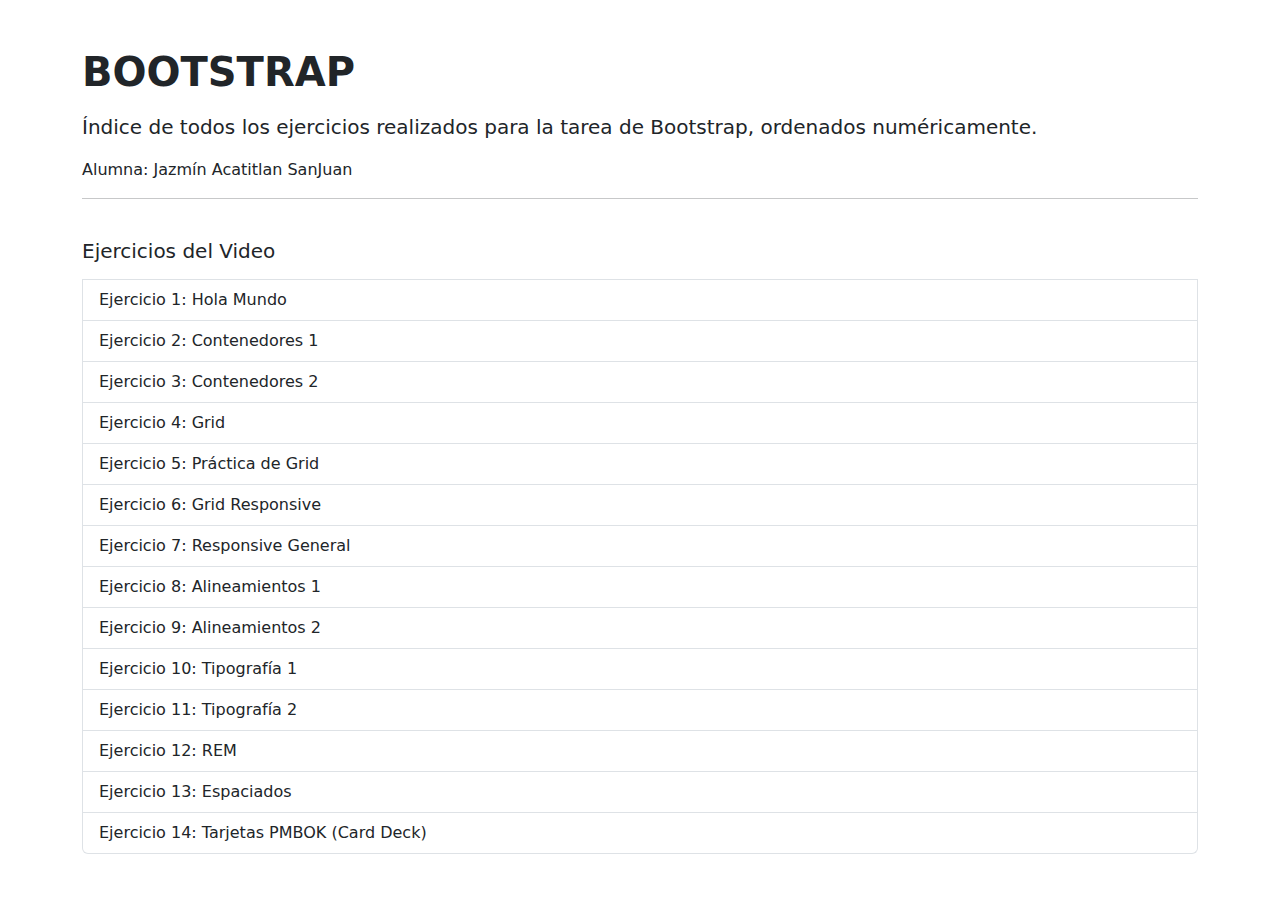
<file: index.html>
<!doctype html>
<html lang="es">
  <head>
    <meta charset="utf-8">
    <meta name="viewport" content="width=device-width, initial-scale=1">
    <title>Índice de Tareas - Bootstrap</title>
    <link href="https://cdn.jsdelivr.net/npm/bootstrap@5.3.3/dist/css/bootstrap.min.css" rel="stylesheet" integrity="sha384-QWTKZyjpPEjISv5WaRU9OFeRpok6YctnYmDr5pNlyT2bRjXh0JMhjY6hW+ALEwIH" crossorigin="anonymous">
  </head>
  <body>

    <div class="container mt-5 mb-5">
      
      <h1 class="mb-3"><b>BOOTSTRAP</b></h1>
      <p class="lead">Índice de todos los ejercicios realizados para la tarea de Bootstrap, ordenados numéricamente.</p>
      <p>Alumna: Jazmín Acatitlan SanJuan</p>

      <hr>

      <div class="list-group">
        <h2 class="h5 mt-4 mb-3">Ejercicios del Video</h2>

        <a href="1.html" class="list-group-item list-group-item-action">
          Ejercicio 1: Hola Mundo
        </a>
        <a href="2.html" class="list-group-item list-group-item-action">
          Ejercicio 2: Contenedores 1
        </a>
        <a href="3.html" class="list-group-item list-group-item-action">
          Ejercicio 3: Contenedores 2
        </a>
        <a href="4.html" class="list-group-item list-group-item-action">
          Ejercicio 4: Grid
        </a>
        <a href="5.html" class="list-group-item list-group-item-action">
          Ejercicio 5: Práctica de Grid
        </a>
        <a href="6.html" class="list-group-item list-group-item-action">
          Ejercicio 6: Grid Responsive
        </a>
        <a href="7.html" class="list-group-item list-group-item-action">
          Ejercicio 7: Responsive General
        </a>
        <a href="8.html" class="list-group-item list-group-item-action">
          Ejercicio 8: Alineamientos 1
        </a>
        <a href="9.html" class="list-group-item list-group-item-action">
          Ejercicio 9: Alineamientos 2
        </a>
        <a href="10.html" class="list-group-item list-group-item-action">
          Ejercicio 10: Tipografía 1
        </a>
        <a href="11.html" class="list-group-item list-group-item-action">
          Ejercicio 11: Tipografía 2
        </a>
        <a href="12.html" class="list-group-item list-group-item-action">
          Ejercicio 12: REM
        </a>
        <a href="13.html" class="list-group-item list-group-item-action">
          Ejercicio 13: Espaciados
        </a>
        
        <a href="carddeck.html" class="list-group-item list-group-item-action">
          Ejercicio 14: Tarjetas PMBOK (Card Deck)
        </a>
        
      </div>
    </div>

    <script src="https://cdn.jsdelivr.net/npm/bootstrap@5.3.3/dist/js/bootstrap.bundle.min.js" integrity="sha384-YvpcrYf0tY3lHB60NNkmXc5s9fDVZLESaAA55NDzOxhy9GkcIdslK1eN7N6jIeHz" crossorigin="anonymous"></script>
  </body>
</html>
</file>
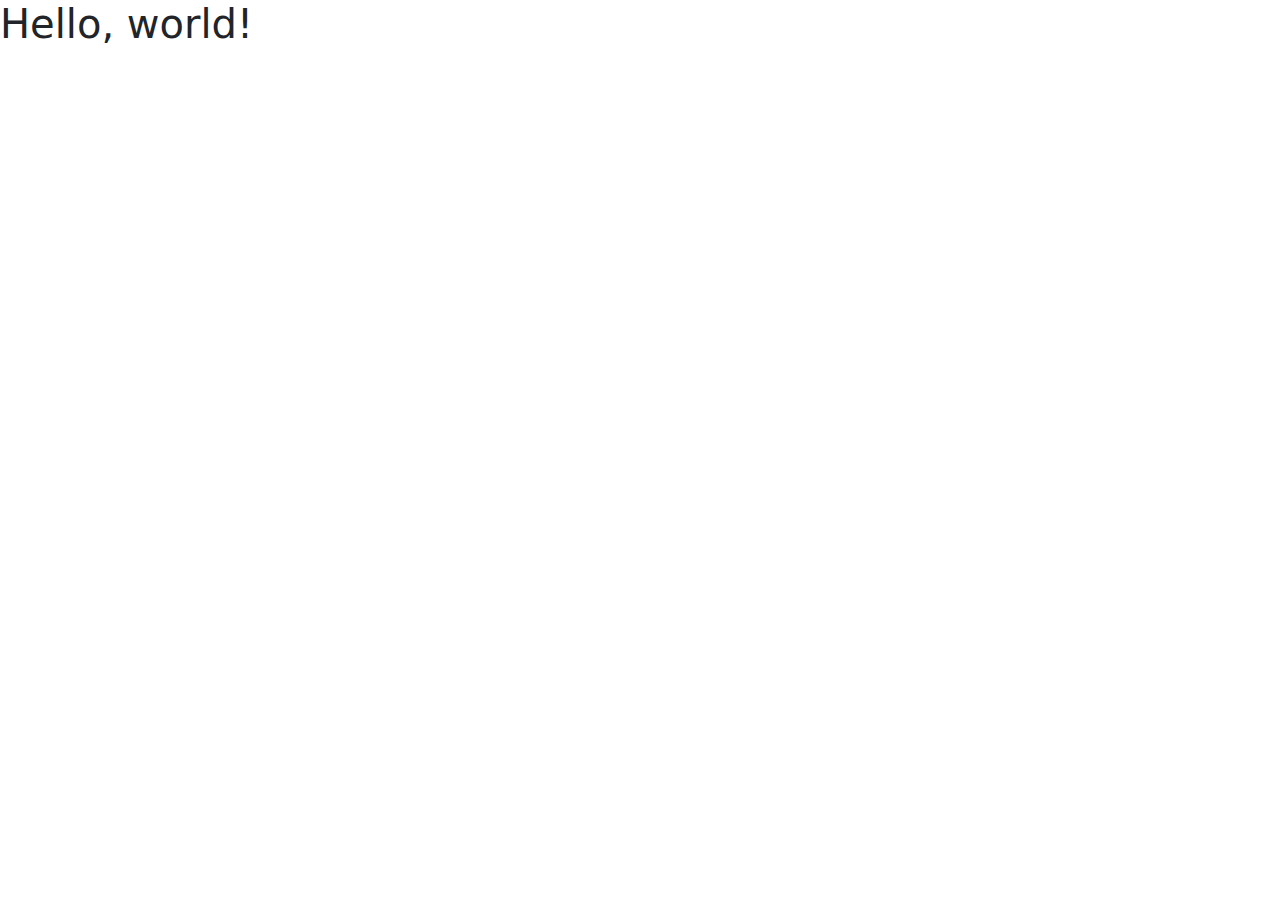
<file: 1.html>
<!doctype html>
<html lang="es">
  <head>
    <meta charset="utf-8">
    <meta name="viewport" content="width=device-width, initial-scale=1">
    <title>Bootstrap demo</title>

    <link rel="stylesheet" href="css/bootstrap.min.css">

  </head>
  <body>
    <h1>Hello, world!</h1>
    <script src="https://cdn.jsdelivr.net/npm/bootstrap@5.3.8/dist/js/bootstrap.bundle.min.js" integrity="sha384-FKyoEForCGlyvwx9Hj09JcYn3nv7wiPVlz7YYwJrWVcXK/BmnVDxM+D2scQbITxI" crossorigin="anonymous"></script>
    <script src="https://cdn.jsdelivr.net/npm/@popperjs/core@2.11.8/dist/umd/popper.min.js" integrity="sha384-I7E8VVD/ismYTF4hNIPjVp/Zjvgyol6VFvRkX/vR+Vc4jQkC+hVqc2pM8ODewa9r" crossorigin="anonymous"></script>
    <script src="js/bootstrap.min.js">
  </body>
</html>
</file>
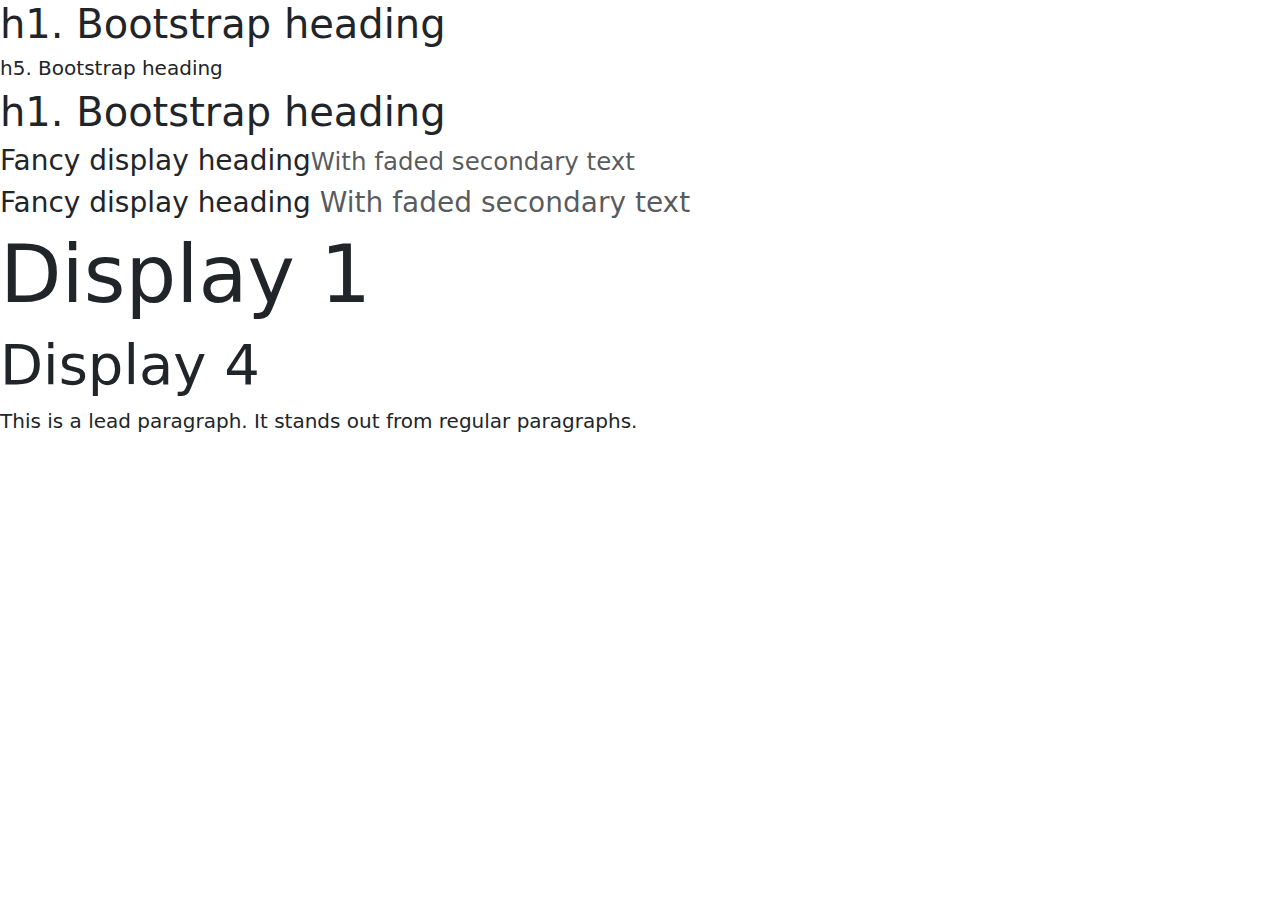
<file: 10.html>
<!doctype html>
<html lang="es">
  <head>
    <meta charset="utf-8">
    <meta name="viewport" content="width=device-width, initial-scale=1">
    <title>Bootstrap demo</title>

    <link rel="stylesheet" href="css/bootstrap.min.css">
  </head>
  <body>
     
     <h1>h1. Bootstrap heading</h1>
     <h5>h5. Bootstrap heading</h5>
     <p class="h1">h1. Bootstrap heading</p>

     <h3>Fancy display heading<small class="text-body-secondary">With faded secondary text</small></h3>

     <h3>Fancy display heading <span class="text-body-secondary">With faded secondary text</span></h3>

     <h1 class="display-1">Display 1</h1>
     <h1 class="display-4">Display 4</h1>

     <p class="lead">This is a lead paragraph. It stands out from regular paragraphs.</p>


    <script src="https://cdn.jsdelivr.net/npm/bootstrap@5.3.8/dist/js/bootstrap.bundle.min.js" integrity="sha384-FKyoEForCGlyvwx9Hj09JcYn3nv7wiPVlz7YYwJrWVcXK/BmnVDxM+D2scQbITxI" crossorigin="anonymous"></script>
    <script src="https://cdn.jsdelivr.net/npm/@popperjs/core@2.11.8/dist/umd/popper.min.js" integrity="sha384-I7E8VVD/ismYTF4hNIPjVp/Zjvgyol6VFvRkX/vR+Vc4jQkC+hVqc2pM8ODewa9r" crossorigin="anonymous"></script>
    <script src="js/bootstrap.min.js">
  </body>
</html>
</file>
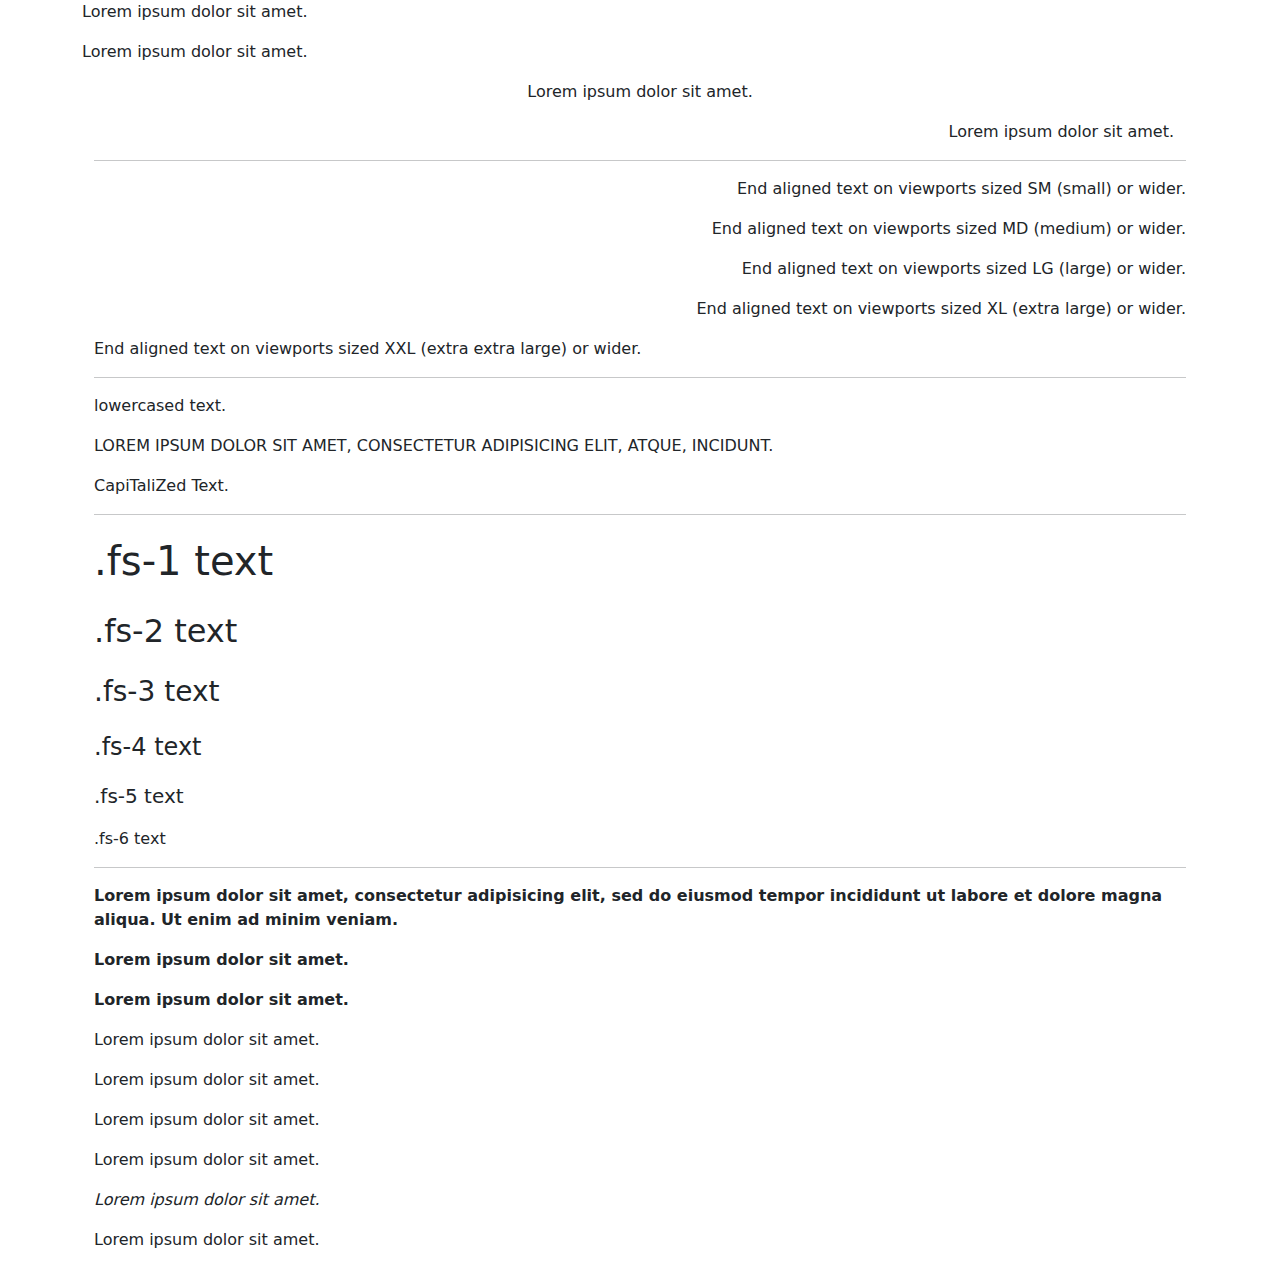
<file: 11.html>
<!doctype html>
<html lang="es">
  <head>
    <meta charset="utf-8">
    <meta name="viewport" content="width=device-width, initial-scale=1">
    <title>Bootstrap demo</title>

    <link rel="stylesheet" href="css/bootstrap.min.css">
  </head>
  <body>
     
     <div class="container">
     <p class="text-justify"> Lorem ipsum dolor sit amet.</p>

     <p class="text-start"> Lorem ipsum dolor sit amet.</p>

     <div class="container">
     <p class="text-center"> Lorem ipsum dolor sit amet.</p>

     <div class="container"> 
      <p class="text-end"> Lorem ipsum dolor sit amet.</p>
     </div>
     <hr>
     <p class="text-sm-end">End aligned text on viewports sized SM (small) or wider.</p>
     <p class="text-md-end">End aligned text on viewports sized MD (medium) or wider.</p>
     <p class="text-lg-end">End aligned text on viewports sized LG (large) or wider.</p>
     <p class="text-xl-end">End aligned text on viewports sized XL (extra large) or wider.</p>
     <p class="text-xxl-end">End aligned text on viewports sized XXL (extra extra large) or wider.</p>
     <hr>
     <p class="text-lowercase">Lowercased text.</p>
     <p class="text-uppercase">Lorem ipsum dolor sit amet, consectetur adipisicing elit, Atque, incidunt.</p>
     <p class="text-capitalize">CapiTaliZed text.</p>
     <hr>
     <p class="fs-1">.fs-1 text</p>
     <p class="fs-2">.fs-2 text</p>
     <p class="fs-3">.fs-3 text</p>
     <p class="fs-4">.fs-4 text</p>
     <p class="fs-5">.fs-5 text</p>
     <p class="fs-6">.fs-6 text</p>
     <hr>
    <p class="fw-bold">Lorem ipsum dolor sit amet, consectetur adipisicing elit, sed do eiusmod
    tempor incididunt ut labore et dolore magna aliqua. Ut enim ad minim veniam.</p>
    <p class="fw-bolder">Lorem ipsum dolor sit amet.</p>
    <p class="fw-semibold">Lorem ipsum dolor sit amet.</p>
    <p class="fw-medium">Lorem ipsum dolor sit amet.</p>
    <p class="fw-normal">Lorem ipsum dolor sit amet.</p>
    <p class="fw-light">Lorem ipsum dolor sit amet.</p>
    <p class="fw-lighter">Lorem ipsum dolor sit amet.</p>
    <p class="fst-italic">Lorem ipsum dolor sit amet.</p>
    <p class="fst-normal">Lorem ipsum dolor sit amet.</p>
    
  </div>

    

    <script src="https://cdn.jsdelivr.net/npm/bootstrap@5.3.8/dist/js/bootstrap.bundle.min.js" integrity="sha384-FKyoEForCGlyvwx9Hj09JcYn3nv7wiPVlz7YYwJrWVcXK/BmnVDxM+D2scQbITxI" crossorigin="anonymous"></script>
    <script src="https://cdn.jsdelivr.net/npm/@popperjs/core@2.11.8/dist/umd/popper.min.js" integrity="sha384-I7E8VVD/ismYTF4hNIPjVp/Zjvgyol6VFvRkX/vR+Vc4jQkC+hVqc2pM8ODewa9r" crossorigin="anonymous"></script>
    <script src="js/bootstrap.min.js">
  </body>
</html>
</file>
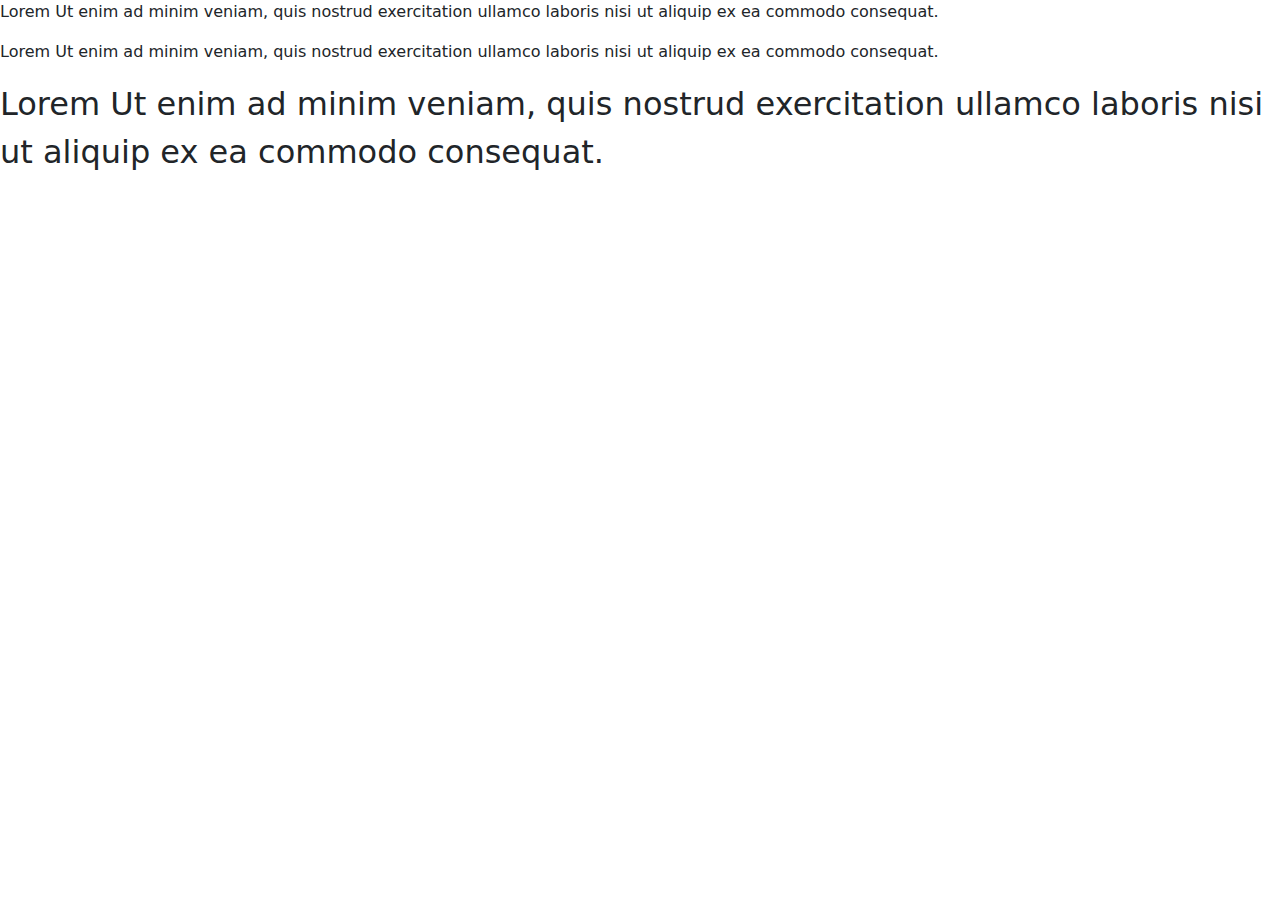
<file: 12.html>
<!doctype html>
<html lang="es">
  <head>
    <meta charset="utf-8">
    <meta name="viewport" content="width=device-width, initial-scale=1">
    <title>Bootstrap demo</title>

    <link rel="stylesheet" href="css/bootstrap.min.css">
    <style>
      .rem{
        font-size: 2rem;
      }  
    </style>
  </head>
  <body>
    <p>Lorem Ut enim ad minim veniam, quis nostrud exercitation ullamco laboris nisi ut aliquip ex ea commodo consequat.</p>
    <p>Lorem Ut enim ad minim veniam, quis nostrud exercitation ullamco laboris nisi ut aliquip ex ea commodo consequat.</p>
    <p class="rem">Lorem Ut enim ad minim veniam, quis nostrud exercitation ullamco laboris nisi ut aliquip ex ea commodo consequat.</p>

  

    <script src="https://cdn.jsdelivr.net/npm/bootstrap@5.3.8/dist/js/bootstrap.bundle.min.js" integrity="sha384-FKyoEForCGlyvwx9Hj09JcYn3nv7wiPVlz7YYwJrWVcXK/BmnVDxM+D2scQbITxI" crossorigin="anonymous"></script>
    <script src="https://cdn.jsdelivr.net/npm/@popperjs/core@2.11.8/dist/umd/popper.min.js" integrity="sha384-I7E8VVD/ismYTF4hNIPjVp/Zjvgyol6VFvRkX/vR+Vc4jQkC+hVqc2pM8ODewa9r" crossorigin="anonymous"></script>
    <script src="js/bootstrap.min.js">
  </body>
</html>
</file>
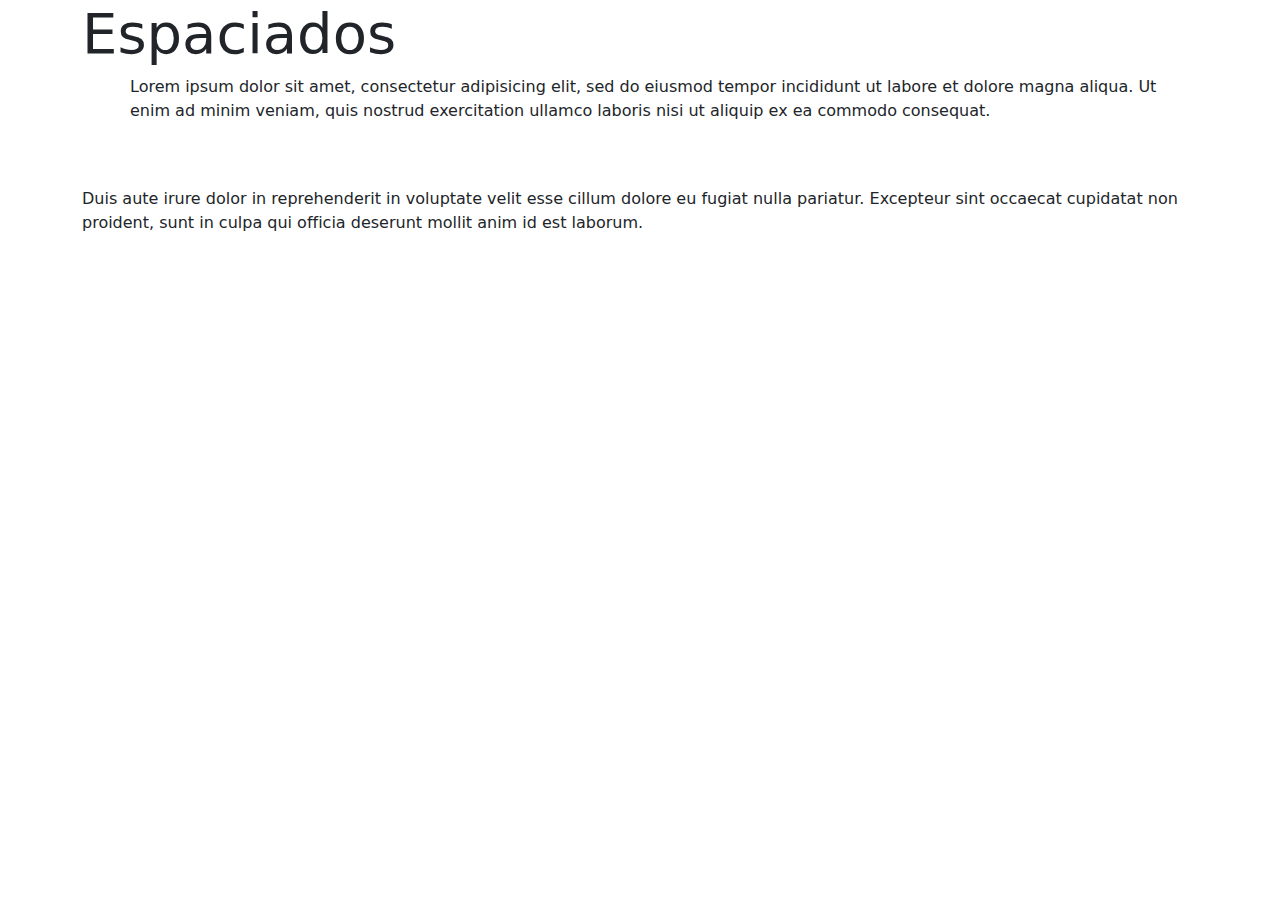
<file: 13.html>
<!doctype html>
<html lang="es">
  <head>
    <meta charset="utf-8">
    <meta name="viewport" content="width=device-width, initial-scale=1">
    <title>Bootstrap demo</title>

    <link rel="stylesheet" href="css/bootstrap.min.css">
  </head>
  <body>
    <div class="container">
      <h1 class="display-4">Espaciados</h1>
      <p class="ms-5">Lorem ipsum dolor sit amet, consectetur adipisicing elit, sed do eiusmod
      tempor incididunt ut labore et dolore magna aliqua. Ut enim ad minim veniam,
      quis nostrud exercitation ullamco laboris nisi ut aliquip ex ea commodo
      consequat. </p>
      <p class="py-5"> Duis aute irure dolor in reprehenderit in voluptate velit esse
      cillum dolore eu fugiat nulla pariatur. Excepteur sint occaecat cupidatat non
      proident, sunt in culpa qui officia deserunt mollit anim id est laborum.</p>
    </div>

    <script src="https://cdn.jsdelivr.net/npm/bootstrap@5.3.8/dist/js/bootstrap.bundle.min.js" integrity="sha384-FKyoEForCGlyvwx9Hj09JcYn3nv7wiPVlz7YYwJrWVcXK/BmnVDxM+D2scQbITxI" crossorigin="anonymous"></script>
    <script src="https://cdn.jsdelivr.net/npm/@popperjs/core@2.11.8/dist/umd/popper.min.js" integrity="sha384-I7E8VVD/ismYTF4hNIPjVp/Zjvgyol6VFvRkX/vR+Vc4jQkC+hVqc2pM8ODewa9r" crossorigin="anonymous"></script>
    <script src="js/bootstrap.min.js">
  </body>
</html>
</file>
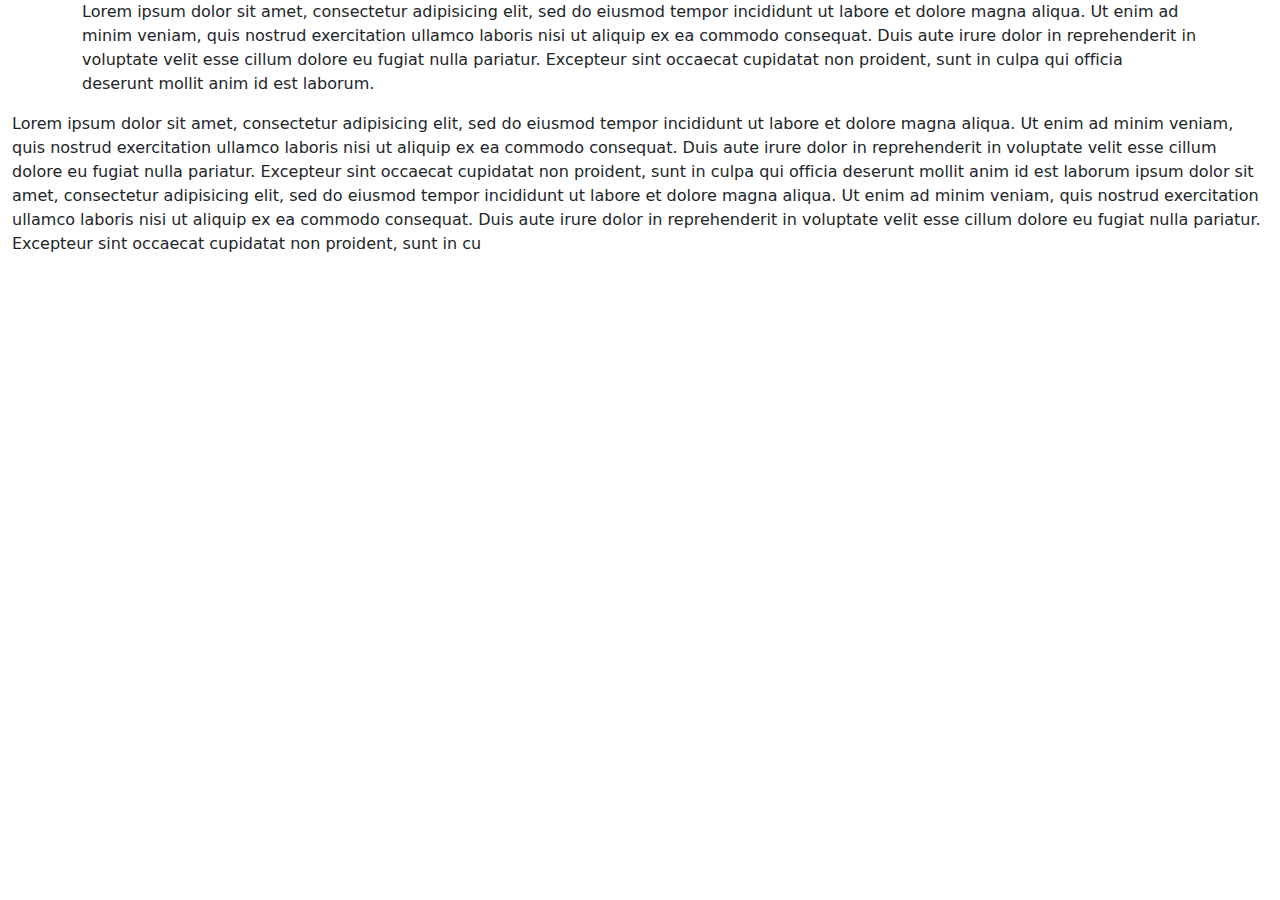
<file: 2.html>
<!doctype html>
<html lang="es">
  <head>
    <meta charset="utf-8">
    <meta name="viewport" content="width=device-width, initial-scale=1">
    <title>Bootstrap demo</title>

    <link rel="stylesheet" href="css/bootstrap.min.css">

  </head>
  <body>
    <div class="container">
      <p>Lorem ipsum dolor sit amet, consectetur adipisicing elit, sed do eiusmod
      tempor incididunt ut labore et dolore magna aliqua. Ut enim ad minim veniam,
      quis nostrud exercitation ullamco laboris nisi ut aliquip ex ea commodo
      consequat. Duis aute irure dolor in reprehenderit in voluptate velit esse
      cillum dolore eu fugiat nulla pariatur. Excepteur sint occaecat cupidatat non
      proident, sunt in culpa qui officia deserunt mollit anim id est laborum.</p>
    </div>  

    <div class="container-fluid">
       <p>Lorem ipsum dolor sit amet, consectetur adipisicing elit, sed do eiusmod
       tempor incididunt ut labore et dolore magna aliqua. Ut enim ad minim veniam,
       quis nostrud exercitation ullamco laboris nisi ut aliquip ex ea commodo
       consequat. Duis aute irure dolor in reprehenderit in voluptate velit esse
       cillum dolore eu fugiat nulla pariatur. Excepteur sint occaecat cupidatat non
       proident, sunt in culpa qui officia deserunt mollit anim id est laborum ipsum dolor sit amet, consectetur adipisicing elit, sed do eiusmod
       tempor incididunt ut labore et dolore magna aliqua. Ut enim ad minim veniam,
       quis nostrud exercitation ullamco laboris nisi ut aliquip ex ea commodo
       consequat. Duis aute irure dolor in reprehenderit in voluptate velit esse
       cillum dolore eu fugiat nulla pariatur. Excepteur sint occaecat cupidatat non
       proident, sunt in cu

       </p>
    </div>

    <script src="https://cdn.jsdelivr.net/npm/bootstrap@5.3.8/dist/js/bootstrap.bundle.min.js" integrity="sha384-FKyoEForCGlyvwx9Hj09JcYn3nv7wiPVlz7YYwJrWVcXK/BmnVDxM+D2scQbITxI" crossorigin="anonymous"></script>
    <script src="https://cdn.jsdelivr.net/npm/@popperjs/core@2.11.8/dist/umd/popper.min.js" integrity="sha384-I7E8VVD/ismYTF4hNIPjVp/Zjvgyol6VFvRkX/vR+Vc4jQkC+hVqc2pM8ODewa9r" crossorigin="anonymous"></script>
    <script src="js/bootstrap.min.js">
  </body>
</html>
</file>
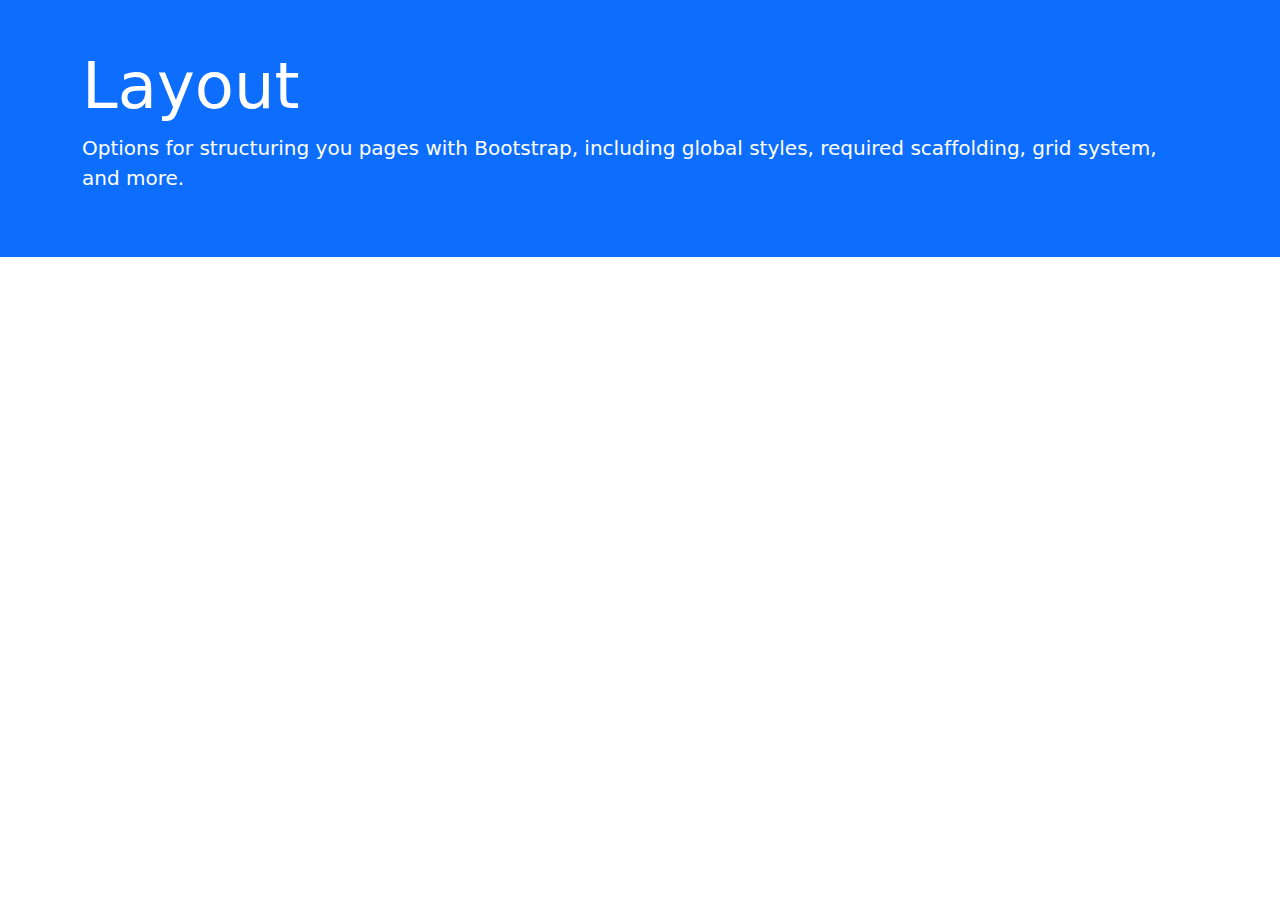
<file: 3.html>
<!doctype html>
<html lang="es">
  <head>
    <meta charset="utf-8">
    <meta name="viewport" content="width=device-width, initial-scale=1">
    <title>Bootstrap demo</title>

    <link rel="stylesheet" href="css/bootstrap.min.css">

  </head>
  <body>
  
    <div class="container-fluid bg-primary py-5">
      <div class="container text-white">
        <h1 class="display-3"><b>Layout</b></h1>
        <p class="lead">Options for structuring you pages with Bootstrap, including global styles, required scaffolding, grid system, and more.</p>
      </div>
    </div>

    <script src="https://cdn.jsdelivr.net/npm/bootstrap@5.3.8/dist/js/bootstrap.bundle.min.js" integrity="sha384-FKyoEForCGlyvwx9Hj09JcYn3nv7wiPVlz7YYwJrWVcXK/BmnVDxM+D2scQbITxI" crossorigin="anonymous"></script>
    <script src="https://cdn.jsdelivr.net/npm/@popperjs/core@2.11.8/dist/umd/popper.min.js" integrity="sha384-I7E8VVD/ismYTF4hNIPjVp/Zjvgyol6VFvRkX/vR+Vc4jQkC+hVqc2pM8ODewa9r" crossorigin="anonymous"></script>
    <script src="js/bootstrap.min.js">
  </body>
</html>
</file>
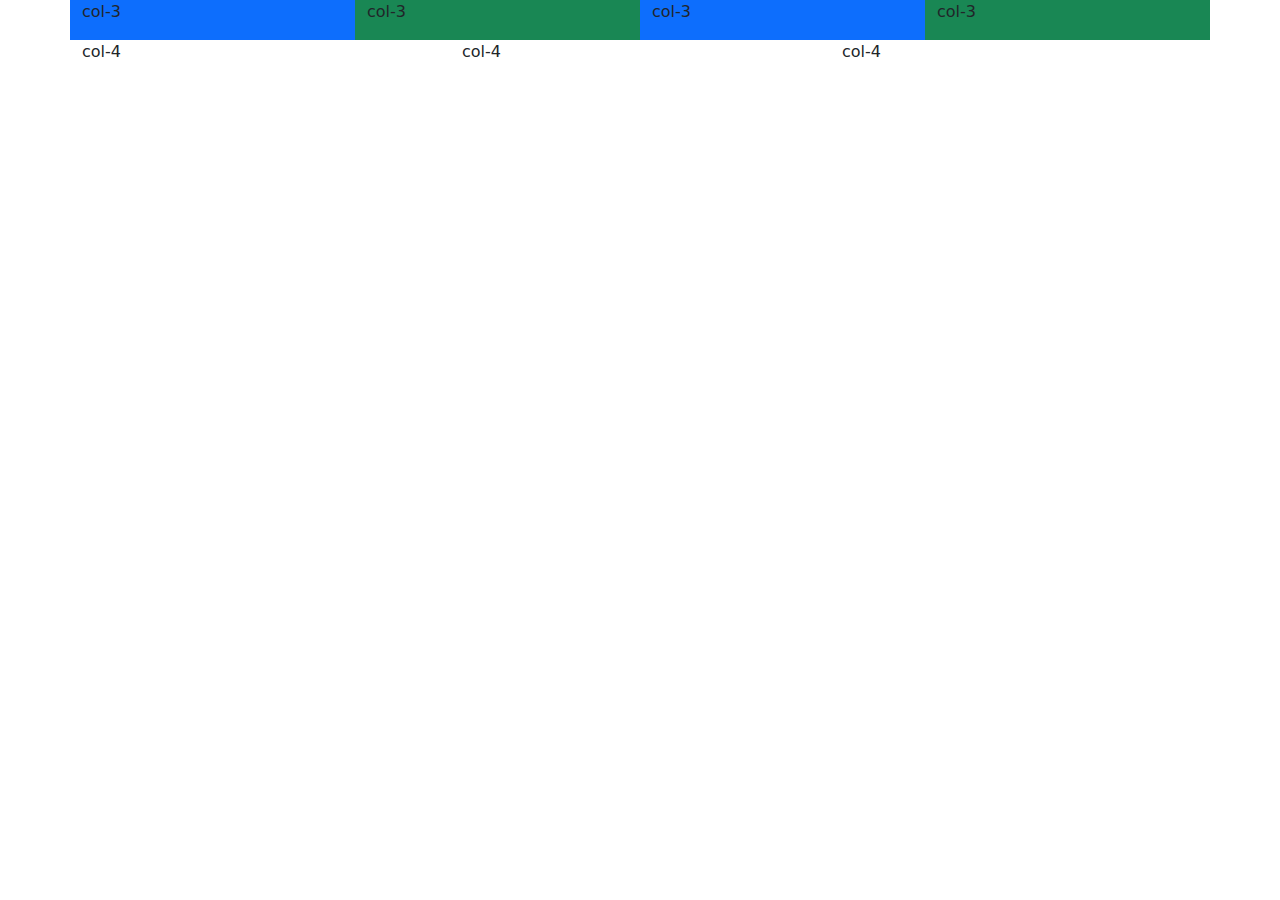
<file: 4.html>
<!doctype html>
<html lang="es">
  <head>
    <meta charset="utf-8">
    <meta name="viewport" content="width=device-width, initial-scale=1">
    <title>Bootstrap demo</title>

    <link rel="stylesheet" href="css/bootstrap.min.css">

  </head>
  <body>
  
    <div class="container">
      <div class="row">
        <div class="col-3 bg-primary">
          <p>col-3</p>
        </div>
        <div class="col-3 bg-success">
          <p>col-3</p>
        </div>
        <div class="col-3 bg-primary">
          <p>col-3</p>
        </div>
        <div class="col-3 bg-success">
          <p>col-3</p>
        </div>
      </div>
     <div>
      <div class="row">
        <div class="col-4"><p>col-4</p></div>
        <div class="col-4"><p>col-4</p></div>
        <div class="col-4"><p>col-4</p></div>
      </div>  

    </div>
    </div>

    <script src="https://cdn.jsdelivr.net/npm/bootstrap@5.3.8/dist/js/bootstrap.bundle.min.js" integrity="sha384-FKyoEForCGlyvwx9Hj09JcYn3nv7wiPVlz7YYwJrWVcXK/BmnVDxM+D2scQbITxI" crossorigin="anonymous"></script>
    <script src="https://cdn.jsdelivr.net/npm/@popperjs/core@2.11.8/dist/umd/popper.min.js" integrity="sha384-I7E8VVD/ismYTF4hNIPjVp/Zjvgyol6VFvRkX/vR+Vc4jQkC+hVqc2pM8ODewa9r" crossorigin="anonymous"></script>
    <script src="js/bootstrap.min.js">
  </body>
</html>
</file>
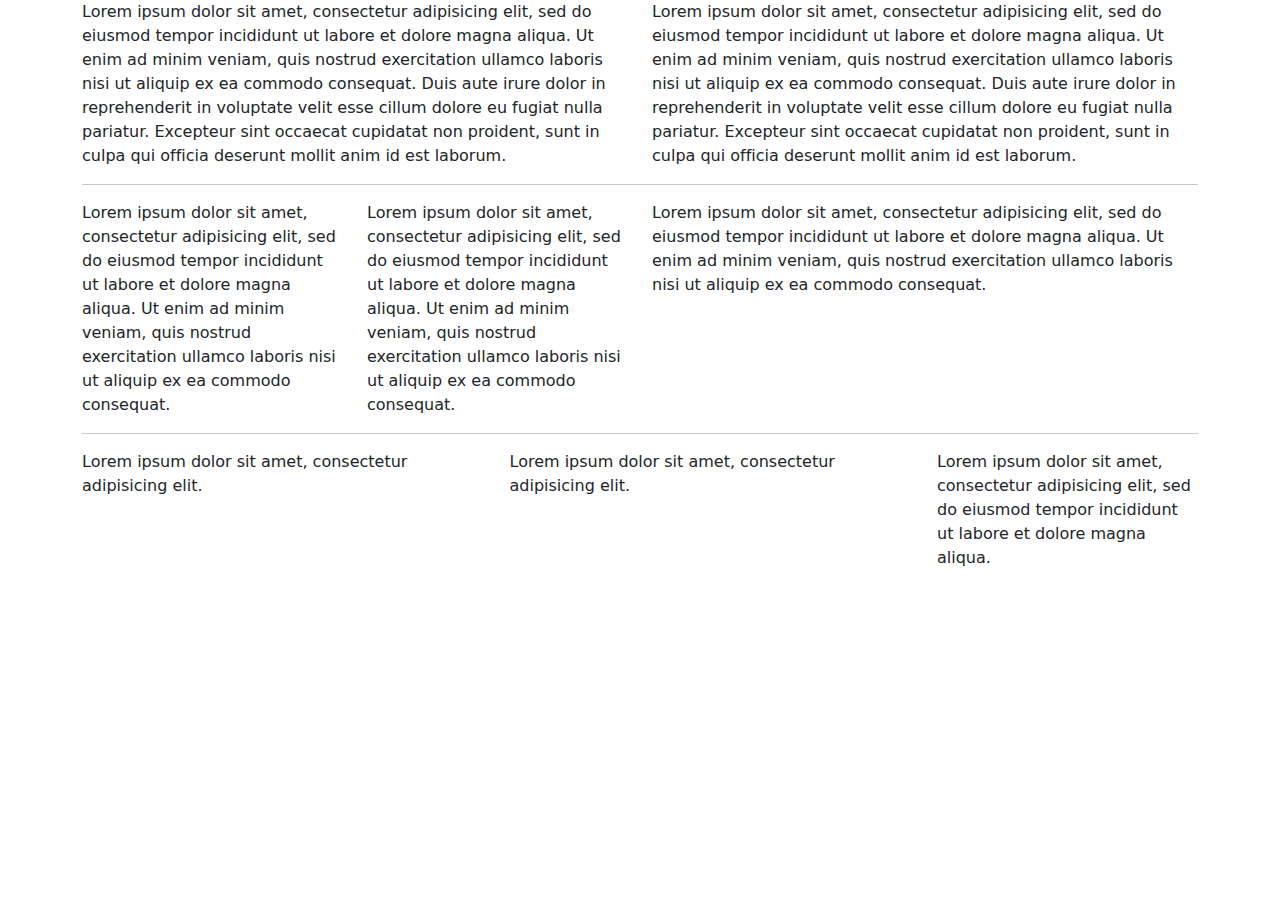
<file: 5.html>
<!doctype html>
<html lang="es">
  <head>
    <meta charset="utf-8">
    <meta name="viewport" content="width=device-width, initial-scale=1">
    <title>Bootstrap demo</title>

    <link rel="stylesheet" href="css/bootstrap.min.css">

  </head>
  <body>
  
     <div class="container">
       <div class="row">
         <div class="col-6">Lorem ipsum dolor sit amet, consectetur adipisicing elit, sed do eiusmod
         tempor incididunt ut labore et dolore magna aliqua. Ut enim ad minim veniam,
         quis nostrud exercitation ullamco laboris nisi ut aliquip ex ea commodo
         consequat. Duis aute irure dolor in reprehenderit in voluptate velit esse
         cillum dolore eu fugiat nulla pariatur. Excepteur sint occaecat cupidatat non
         proident, sunt in culpa qui officia deserunt mollit anim id est laborum.</div>
         <div class="col-6">Lorem ipsum dolor sit amet, consectetur adipisicing elit, sed do eiusmod
         tempor incididunt ut labore et dolore magna aliqua. Ut enim ad minim veniam,
         quis nostrud exercitation ullamco laboris nisi ut aliquip ex ea commodo
         consequat. Duis aute irure dolor in reprehenderit in voluptate velit esse
         cillum dolore eu fugiat nulla pariatur. Excepteur sint occaecat cupidatat non
         proident, sunt in culpa qui officia deserunt mollit anim id est laborum.</div>
       </div>
       <hr>
       <div class="row">
         <div class="col-3">Lorem ipsum dolor sit amet, consectetur adipisicing elit, sed do eiusmod
         tempor incididunt ut labore et dolore magna aliqua. Ut enim ad minim veniam,
         quis nostrud exercitation ullamco laboris nisi ut aliquip ex ea commodo
         consequat.</div>
         <div class="col-3">Lorem ipsum dolor sit amet, consectetur adipisicing elit, sed do eiusmod
         tempor incididunt ut labore et dolore magna aliqua. Ut enim ad minim veniam,
         quis nostrud exercitation ullamco laboris nisi ut aliquip ex ea commodo
         consequat.</div>
         <div class="col-6">Lorem ipsum dolor sit amet, consectetur adipisicing elit, sed do eiusmod
         tempor incididunt ut labore et dolore magna aliqua. Ut enim ad minim veniam,
         quis nostrud exercitation ullamco laboris nisi ut aliquip ex ea commodo
         consequat.</div>
       </div>
       <hr>
    <div class="row">
      <div class="col-9">
        <div class="row">
          <div class="col-6">Lorem ipsum dolor sit amet, consectetur adipisicing elit.</div>
          <div class="col-6">Lorem ipsum dolor sit amet, consectetur adipisicing elit.</div>
        </div>
      </div>
      <div class="col-3">Lorem ipsum dolor sit amet, consectetur adipisicing elit, sed do eiusmod
      tempor incididunt ut labore et dolore magna aliqua. </div>
    </div>
     </div>

    <script src="https://cdn.jsdelivr.net/npm/bootstrap@5.3.8/dist/js/bootstrap.bundle.min.js" integrity="sha384-FKyoEForCGlyvwx9Hj09JcYn3nv7wiPVlz7YYwJrWVcXK/BmnVDxM+D2scQbITxI" crossorigin="anonymous"></script>
    <script src="https://cdn.jsdelivr.net/npm/@popperjs/core@2.11.8/dist/umd/popper.min.js" integrity="sha384-I7E8VVD/ismYTF4hNIPjVp/Zjvgyol6VFvRkX/vR+Vc4jQkC+hVqc2pM8ODewa9r" crossorigin="anonymous"></script>
    <script src="js/bootstrap.min.js">
  </body>
</html>
</file>
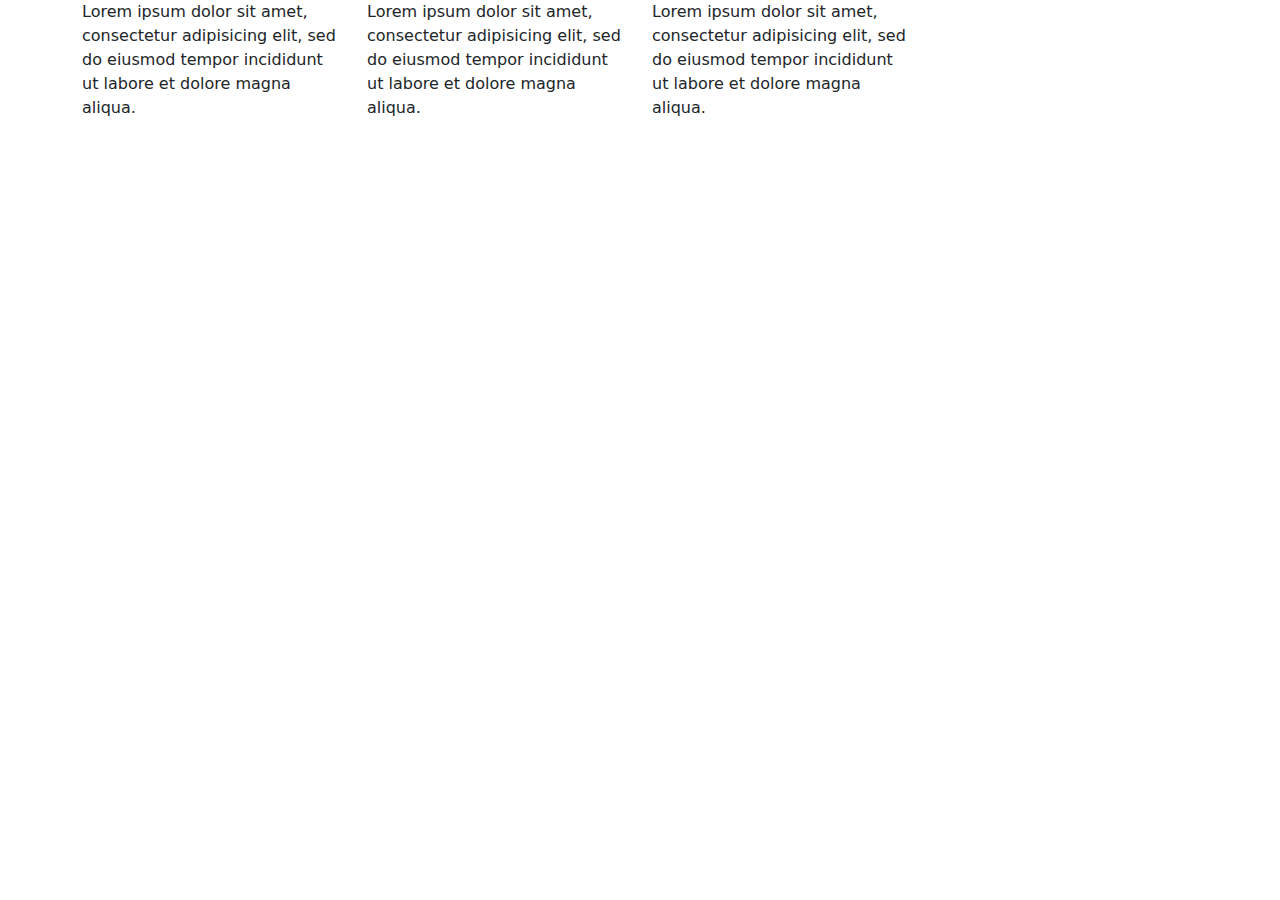
<file: 6.html>
<!doctype html>
<html lang="es">
  <head>
    <meta charset="utf-8">
    <meta name="viewport" content="width=device-width, initial-scale=1">
    <title>Bootstrap demo</title>

    <link rel="stylesheet" href="css/bootstrap.min.css">

  </head>
  <body>
  
     <div class="container">
       <div class="row">
         <div class="col-sm-12 col-md-6 col-lg-4 col-xl-3">
           <p>Lorem ipsum dolor sit amet, consectetur adipisicing elit, sed do eiusmod
           tempor incididunt ut labore et dolore magna aliqua. </p>
         </div>
         <div class="col-sm-12 col-md-6 col-lg-4 col-xl-3">
           <p>Lorem ipsum dolor sit amet, consectetur adipisicing elit, sed do eiusmod
           tempor incididunt ut labore et dolore magna aliqua. </p>
         </div>
         <div class="col-sm-12 col-md-12 col-lg-4 col-xl-3">
           <p>Lorem ipsum dolor sit amet, consectetur adipisicing elit, sed do eiusmod
           tempor incididunt ut labore et dolore magna aliqua. </p>
         </div>
       </div>
     </div>

    <script src="https://cdn.jsdelivr.net/npm/bootstrap@5.3.8/dist/js/bootstrap.bundle.min.js" integrity="sha384-FKyoEForCGlyvwx9Hj09JcYn3nv7wiPVlz7YYwJrWVcXK/BmnVDxM+D2scQbITxI" crossorigin="anonymous"></script>
    <script src="https://cdn.jsdelivr.net/npm/@popperjs/core@2.11.8/dist/umd/popper.min.js" integrity="sha384-I7E8VVD/ismYTF4hNIPjVp/Zjvgyol6VFvRkX/vR+Vc4jQkC+hVqc2pM8ODewa9r" crossorigin="anonymous"></script>
    <script src="js/bootstrap.min.js">
  </body>
</html>
</file>
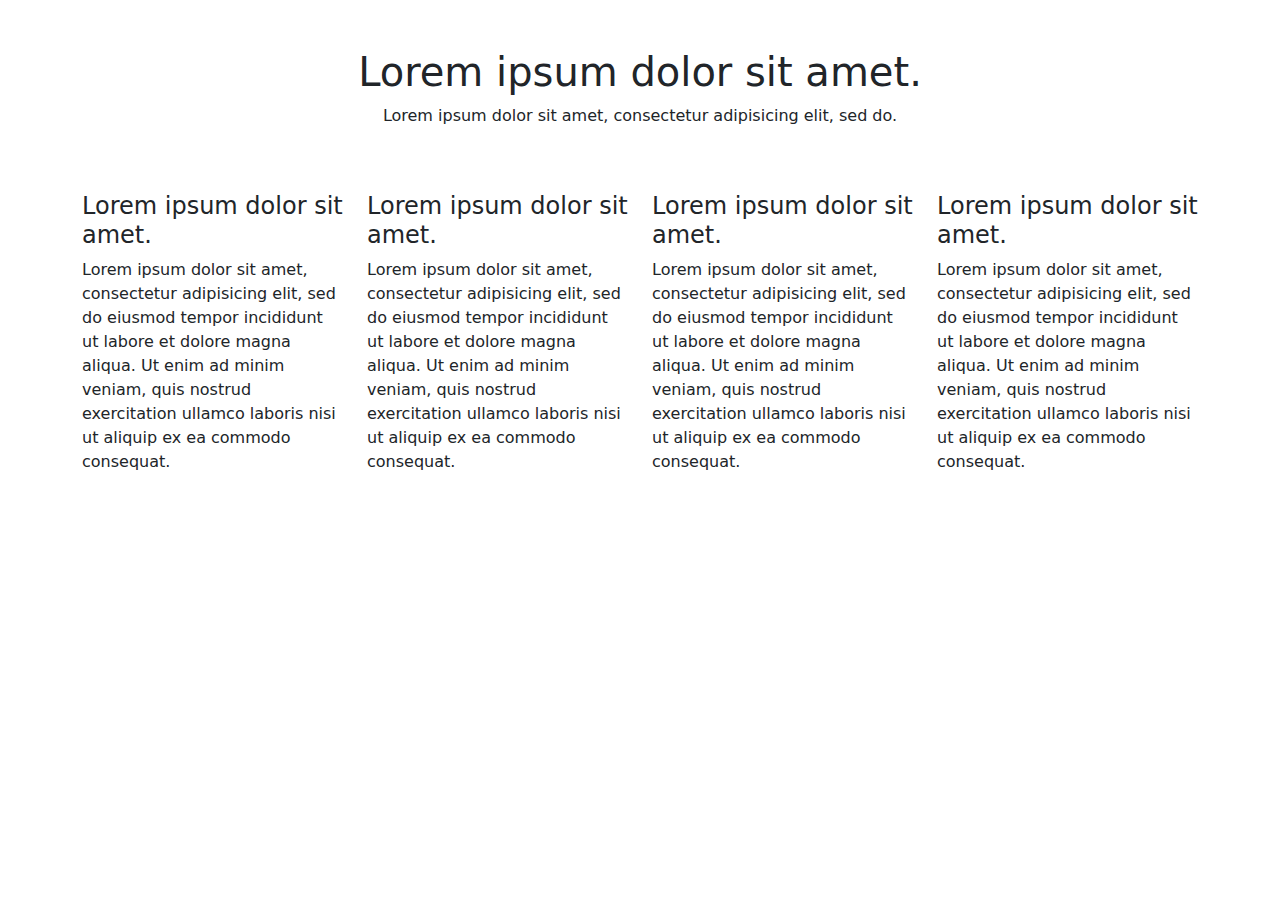
<file: 7.html>
<!doctype html>
<html lang="es">
  <head>
    <meta charset="utf-8">
    <meta name="viewport" content="width=device-width, initial-scale=1">
    <title>Bootstrap demo</title>

    <link rel="stylesheet" href="css/bootstrap.min.css">

  </head>
  <body>
  
    <div class="container">
      <div class="text-center py-5">
        <h1>Lorem ipsum dolor sit amet.</h1>
        <p>Lorem ipsum dolor sit amet, consectetur adipisicing elit, sed do.</p>
      </div>
      <div class="row">
        <div class="col-sm-12 col-md-6 col-lg-3">
          <h4>Lorem ipsum dolor sit amet.</h4>
          <p>Lorem ipsum dolor sit amet, consectetur adipisicing elit, sed do eiusmod
          tempor incididunt ut labore et dolore magna aliqua. Ut enim ad minim veniam,
          quis nostrud exercitation ullamco laboris nisi ut aliquip ex ea commodo
          consequat.</p>
        </div>
        <div class="col-sm-12 col-md-6 col-lg-3">
          <h4>Lorem ipsum dolor sit amet.</h4>
          <p>Lorem ipsum dolor sit amet, consectetur adipisicing elit, sed do eiusmod
          tempor incididunt ut labore et dolore magna aliqua. Ut enim ad minim veniam,
          quis nostrud exercitation ullamco laboris nisi ut aliquip ex ea commodo
          consequat.</p>
        </div>
        <div class="col-sm-12 col-md-6 col-lg-3">
          <h4>Lorem ipsum dolor sit amet.</h4>
          <p>Lorem ipsum dolor sit amet, consectetur adipisicing elit, sed do eiusmod
          tempor incididunt ut labore et dolore magna aliqua. Ut enim ad minim veniam,
          quis nostrud exercitation ullamco laboris nisi ut aliquip ex ea commodo
          consequat.</p>
        </div>
        <div class="col-sm-12 col-md-6 col-lg-3">
          <h4>Lorem ipsum dolor sit amet.</h4>
          <p>Lorem ipsum dolor sit amet, consectetur adipisicing elit, sed do eiusmod
          tempor incididunt ut labore et dolore magna aliqua. Ut enim ad minim veniam,
          quis nostrud exercitation ullamco laboris nisi ut aliquip ex ea commodo
          consequat.</p>
        </div>
      </div>
    </div>

    <script src="https://cdn.jsdelivr.net/npm/bootstrap@5.3.8/dist/js/bootstrap.bundle.min.js" integrity="sha384-FKyoEForCGlyvwx9Hj09JcYn3nv7wiPVlz7YYwJrWVcXK/BmnVDxM+D2scQbITxI" crossorigin="anonymous"></script>
    <script src="https://cdn.jsdelivr.net/npm/@popperjs/core@2.11.8/dist/umd/popper.min.js" integrity="sha384-I7E8VVD/ismYTF4hNIPjVp/Zjvgyol6VFvRkX/vR+Vc4jQkC+hVqc2pM8ODewa9r" crossorigin="anonymous"></script>
    <script src="js/bootstrap.min.js">
  </body>
</html>
</file>
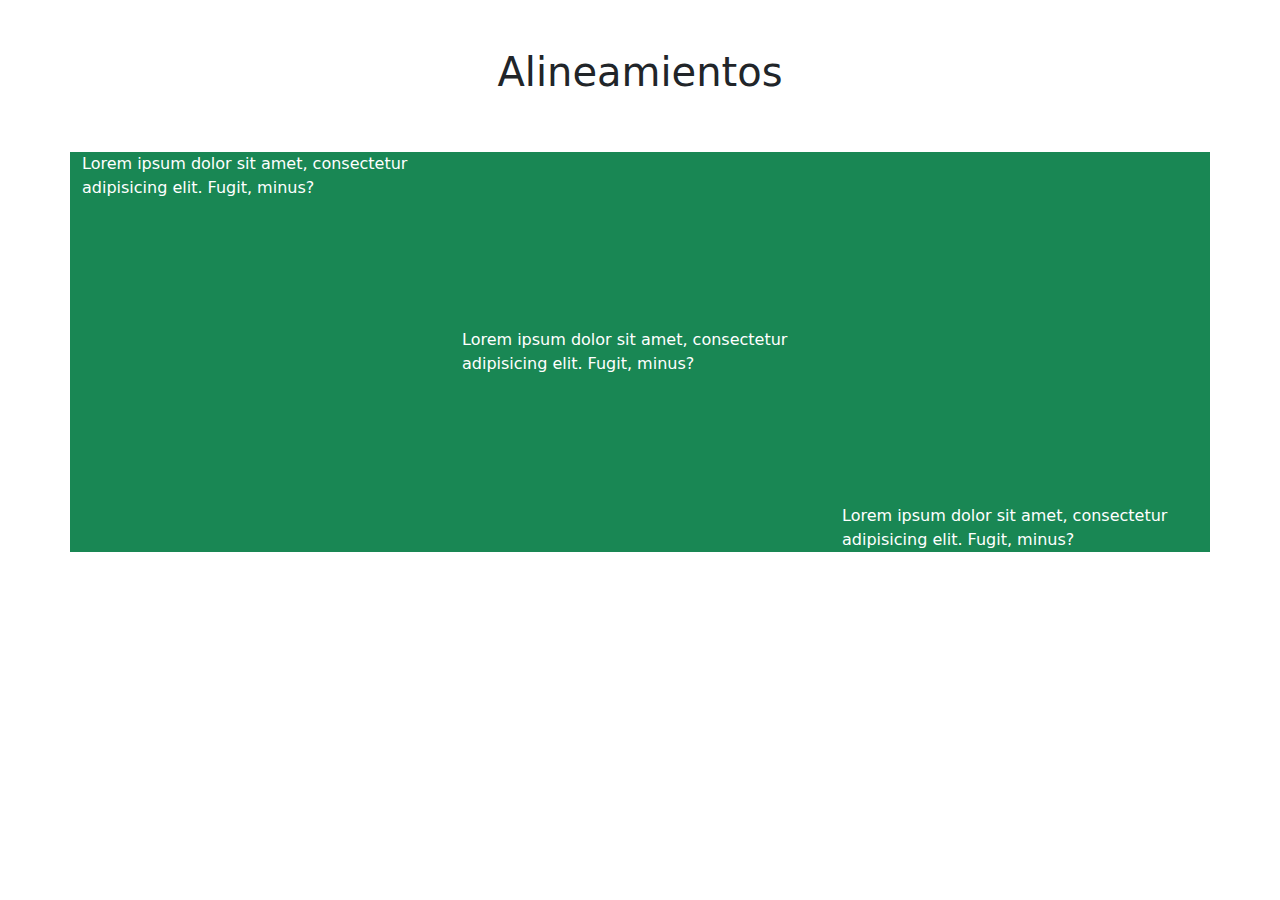
<file: 8.html>
<!doctype html>
<html lang="es">
  <head>
    <meta charset="utf-8">
    <meta name="viewport" content="width=device-width, initial-scale=1">
    <title>Bootstrap demo</title>

    <link rel="stylesheet" href="css/bootstrap.min.css">
   <style>
     .alto{
      height: 400px;
     }
   </style>
  </head>
  <body>
     <h1 class="py-5 text-center">Alineamientos</h1>
    <div class="container">
      <div class="row bg-success text-white alto">
        <div class="col-md-4 align-self-start">Lorem ipsum dolor sit amet, consectetur adipisicing elit. Fugit, minus?</div>
        <div class="col-md-4 align-self-center">Lorem ipsum dolor sit amet, consectetur adipisicing elit. Fugit, minus?</div>
        <div class="col-md-4 align-self-end">Lorem ipsum dolor sit amet, consectetur adipisicing elit. Fugit, minus?</div>
      </div>
    </div>
    

    <script src="https://cdn.jsdelivr.net/npm/bootstrap@5.3.8/dist/js/bootstrap.bundle.min.js" integrity="sha384-FKyoEForCGlyvwx9Hj09JcYn3nv7wiPVlz7YYwJrWVcXK/BmnVDxM+D2scQbITxI" crossorigin="anonymous"></script>
    <script src="https://cdn.jsdelivr.net/npm/@popperjs/core@2.11.8/dist/umd/popper.min.js" integrity="sha384-I7E8VVD/ismYTF4hNIPjVp/Zjvgyol6VFvRkX/vR+Vc4jQkC+hVqc2pM8ODewa9r" crossorigin="anonymous"></script>
    <script src="js/bootstrap.min.js">
  </body>
</html>
</file>
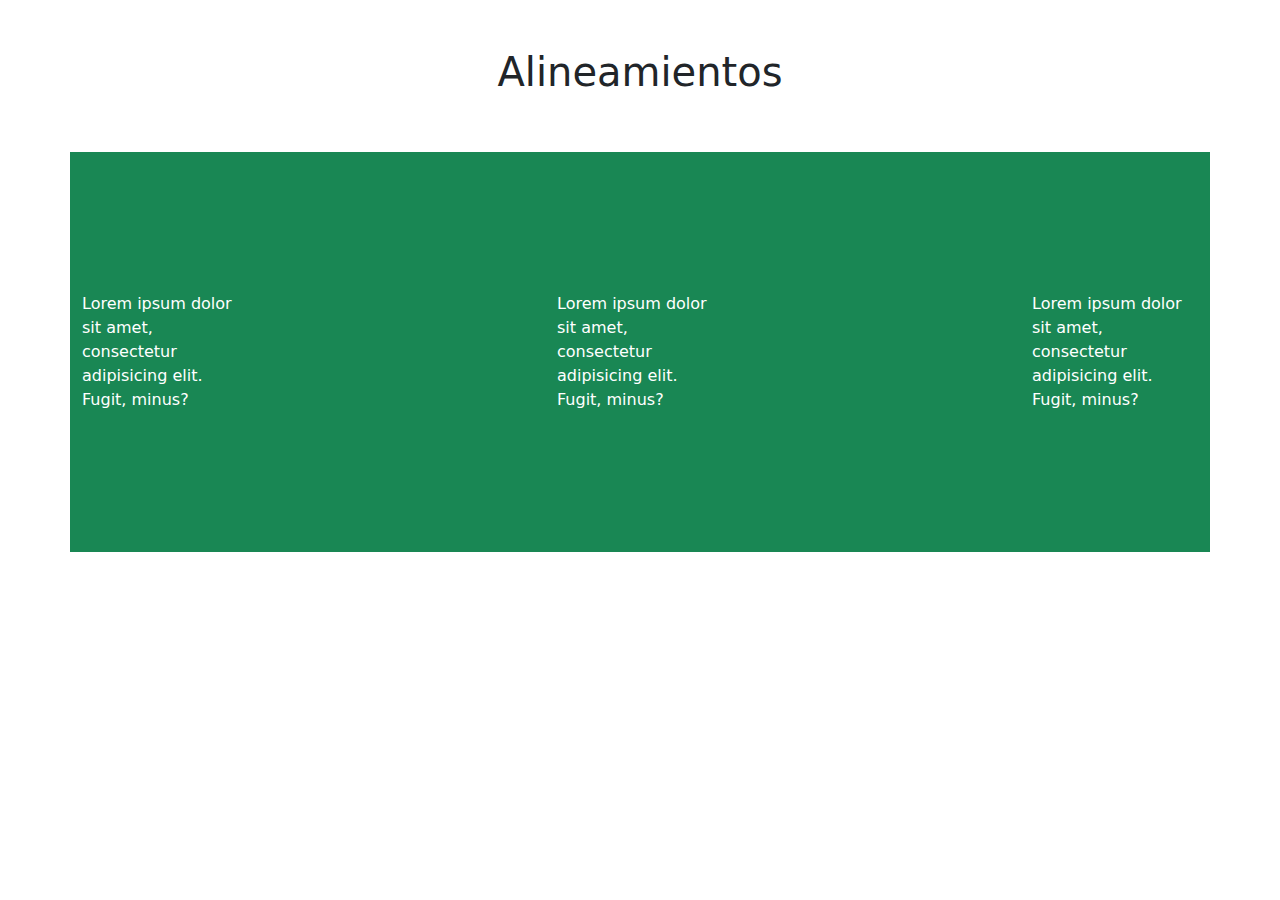
<file: 9.html>
<!doctype html>
<html lang="es">
  <head>
    <meta charset="utf-8">
    <meta name="viewport" content="width=device-width, initial-scale=1">
    <title>Bootstrap demo</title>

    <link rel="stylesheet" href="css/bootstrap.min.css">
   <style>
     .alto{
      height: 400px;
     }
   </style>
  </head>
  <body>
     <h1 class="py-5 text-center">Alineamientos</h1>
    <div class="container">
      <div class="row bg-success text-white alto justify-content-between align-items-center">
        <div class="col-md-2">Lorem ipsum dolor sit amet, consectetur adipisicing elit. Fugit, minus?</div>
        <div class="col-md-2">Lorem ipsum dolor sit amet, consectetur adipisicing elit. Fugit, minus?</div>
        <div class="col-md-2">Lorem ipsum dolor sit amet, consectetur adipisicing elit. Fugit, minus?</div>
      </div>
    </div>
    

    <script src="https://cdn.jsdelivr.net/npm/bootstrap@5.3.8/dist/js/bootstrap.bundle.min.js" integrity="sha384-FKyoEForCGlyvwx9Hj09JcYn3nv7wiPVlz7YYwJrWVcXK/BmnVDxM+D2scQbITxI" crossorigin="anonymous"></script>
    <script src="https://cdn.jsdelivr.net/npm/@popperjs/core@2.11.8/dist/umd/popper.min.js" integrity="sha384-I7E8VVD/ismYTF4hNIPjVp/Zjvgyol6VFvRkX/vR+Vc4jQkC+hVqc2pM8ODewa9r" crossorigin="anonymous"></script>
    <script src="js/bootstrap.min.js">
  </body>
</html>
</file>
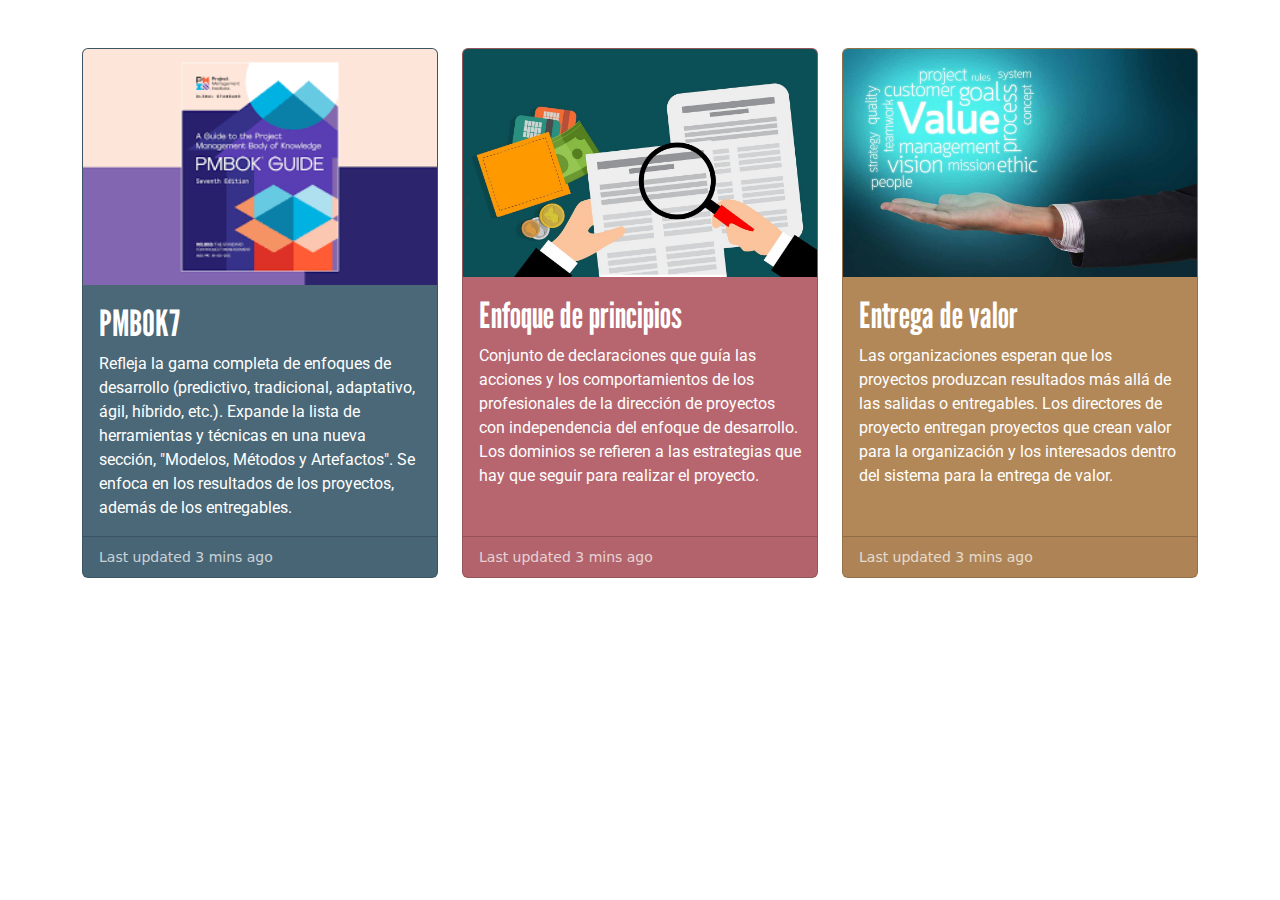
<file: carddeck.html>
<!doctype html>
<html lang="es">
  <head>
    <meta charset="utf-8">
    <meta name="viewport" content="width=device-width, initial-scale=1">

    <link rel="stylesheet" href="css/bootstrap.min.css">

    <link rel="stylesheet" href="estilo.css">

    <title>PMBOK Cards</title>
  </head>
  <body>
    
    <div class="container mt-5">
      
      <div class="row row-cols-1 row-cols-md-3 g-4">

        
        <div class="col">
          <div class="card h-100 card-pmbok">
            <img src="pmbok7.png" class="card-img-top" alt="PMBOK 7">
            <div class="card-body">
              <h5 class="card-title">PMBOK7</h5>
              <p class="card-text">Refleja la gama completa de enfoques de desarrollo (predictivo, tradicional, adaptativo, ágil, híbrido, etc.). Expande la lista de herramientas y técnicas en una nueva sección, "Modelos, Métodos y Artefactos". Se enfoca en los resultados de los proyectos, además de los entregables.</p>
            </div>
            <div class="card-footer">
              <small class="text-muted">Last updated 3 mins ago</small>
            </div>
          </div>
        </div>

        
        <div class="col">
          <div class="card h-100 card-principios">
            <img src="principio.jpg" class="card-img-top" alt="Enfoque de Principios">
            <div class="card-body">
              <h5 class="card-title">Enfoque de principios</h5>
              <p class="card-text">Conjunto de declaraciones que guía las acciones y los comportamientos de los profesionales de la dirección de proyectos con independencia del enfoque de desarrollo. Los dominios se refieren a las estrategias que hay que seguir para realizar el proyecto.</p>
            </div>
            <div class="card-footer">
              <small class="text-muted">Last updated 3 mins ago</small>
            </div>
          </div>
        </div>

        
        <div class="col">
          <div class="card h-100 card-valor">
            <img src="valor.jpg" class="card-img-top" alt="Entrega de Valor">
            <div class="card-body">
              <h5 class="card-title">Entrega de valor</h5>
              <p class="card-text">Las organizaciones esperan que los proyectos produzcan resultados más allá de las salidas o entregables. Los directores de proyecto entregan proyectos que crean valor para la organización y los interesados dentro del sistema para la entrega de valor.</p>
            </div>
            <div class="card-footer">
              <small class="text-muted">Last updated 3 mins ago</small>
            </div>
          </div>
        </div>

      </div> </div> <script src="js/bootstrap.bundle.min.js"></script>

  </body>
</html>
</file>
<file: estilo.css>
/* Importamos las fuentes del video desde Google Fonts */
@import url('https://fonts.googleapis.com/css2?family=League+Gothic&family=Roboto');

/* --- COLORES DE FONDO --- */
/* (Estos son los colores del resultado final del video) */

.card-pmbok {
  background-color: #4a6878; /* Color gris-azulado */
  color: white; /* Texto blanco */
}

.card-principios {
  background-color: #b7666f; /* Color rojo */
  color: white; /* Texto blanco */
}

.card-valor {
  background-color: #b38858; /* Color ocre */
  color: white; /* Texto blanco */
}

/* --- FUENTES DEL VIDEO --- */
      
/* Fuente para los TÍTULOS (h5) */
.card .card-title {
  font-family: 'League Gothic', sans-serif;
  font-size: 2.25rem; /* El tamaño de título del video */
}

/* Fuente para los PÁRRAFOS (p) */
.card .card-text {
  font-family: 'Roboto', sans-serif;
  font-size: 1rem;
  line-height: 1.5;
}

/* Arreglo para el texto del footer (para que se vea blanco) */
.card-pmbok .text-muted,
.card-principios .text-muted,
.card-valor .text-muted {
  color: white !important;
  opacity: 0.7;
}
</file>
